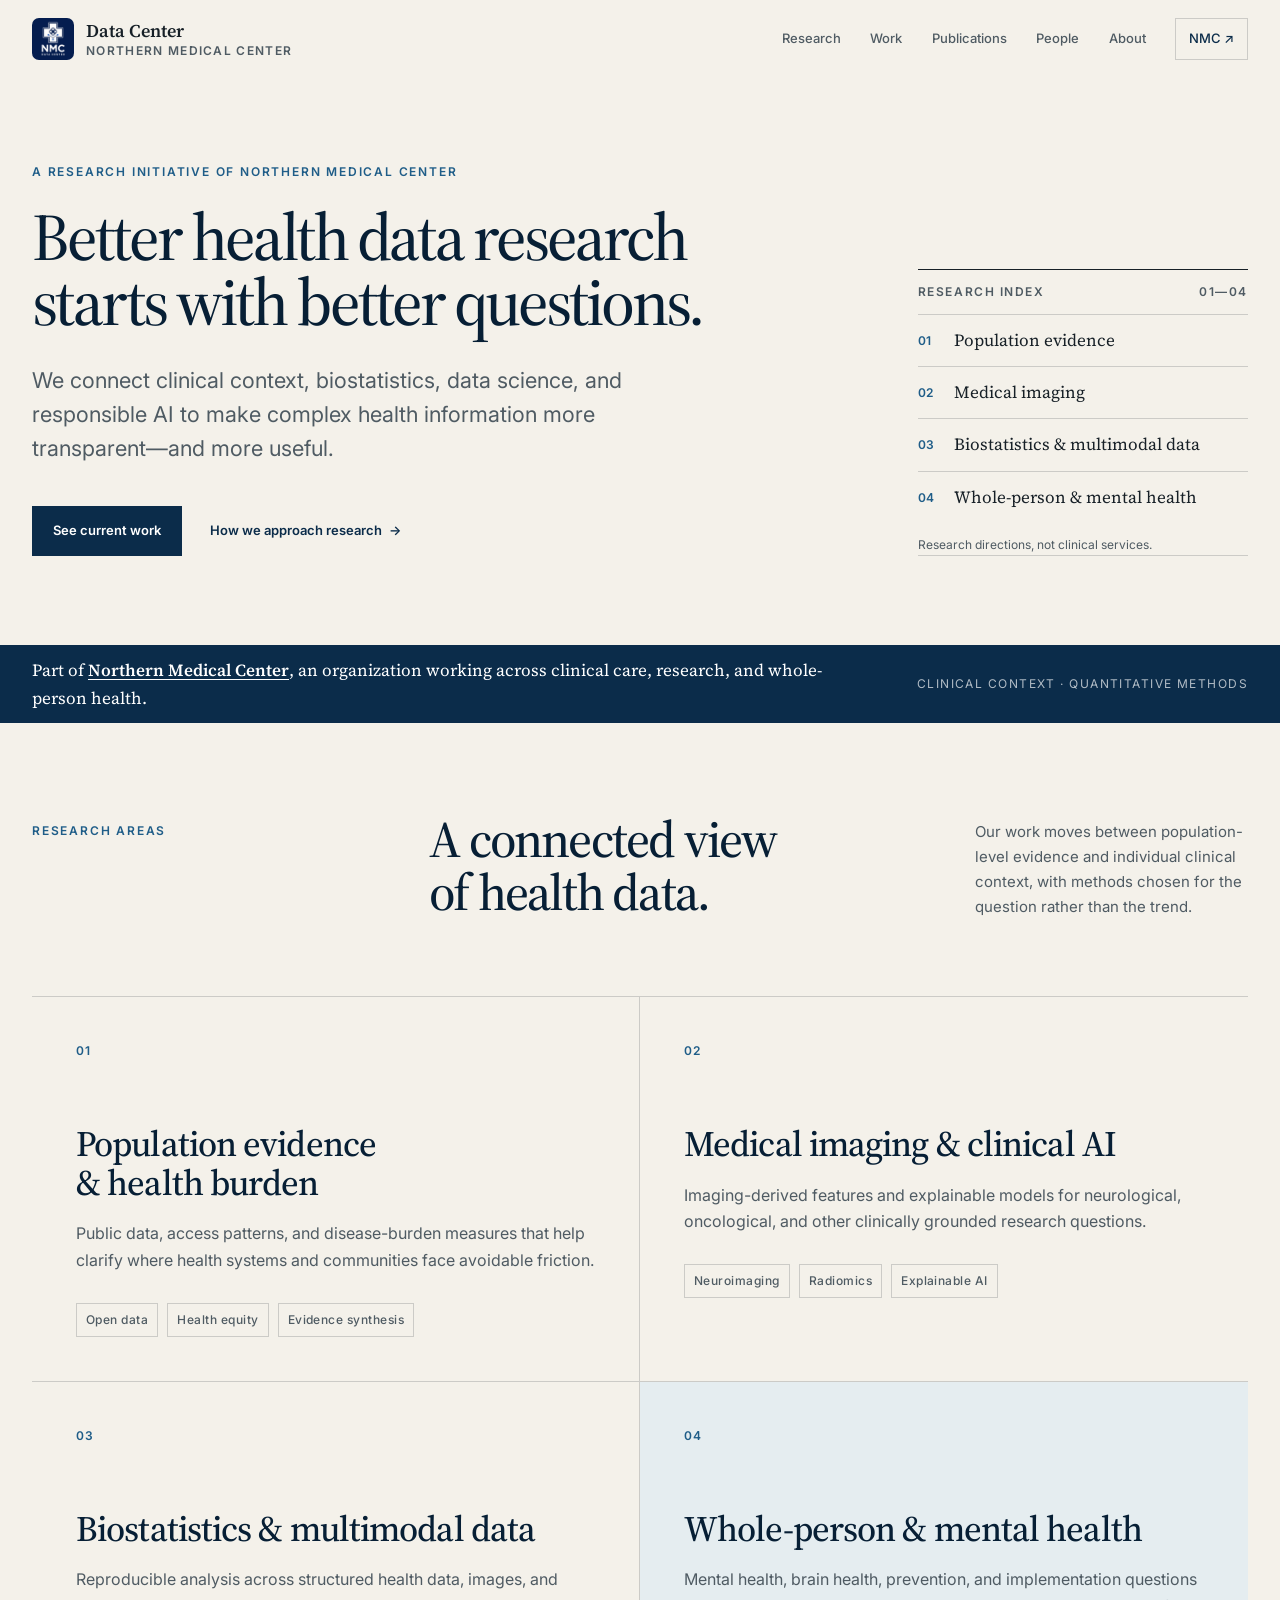
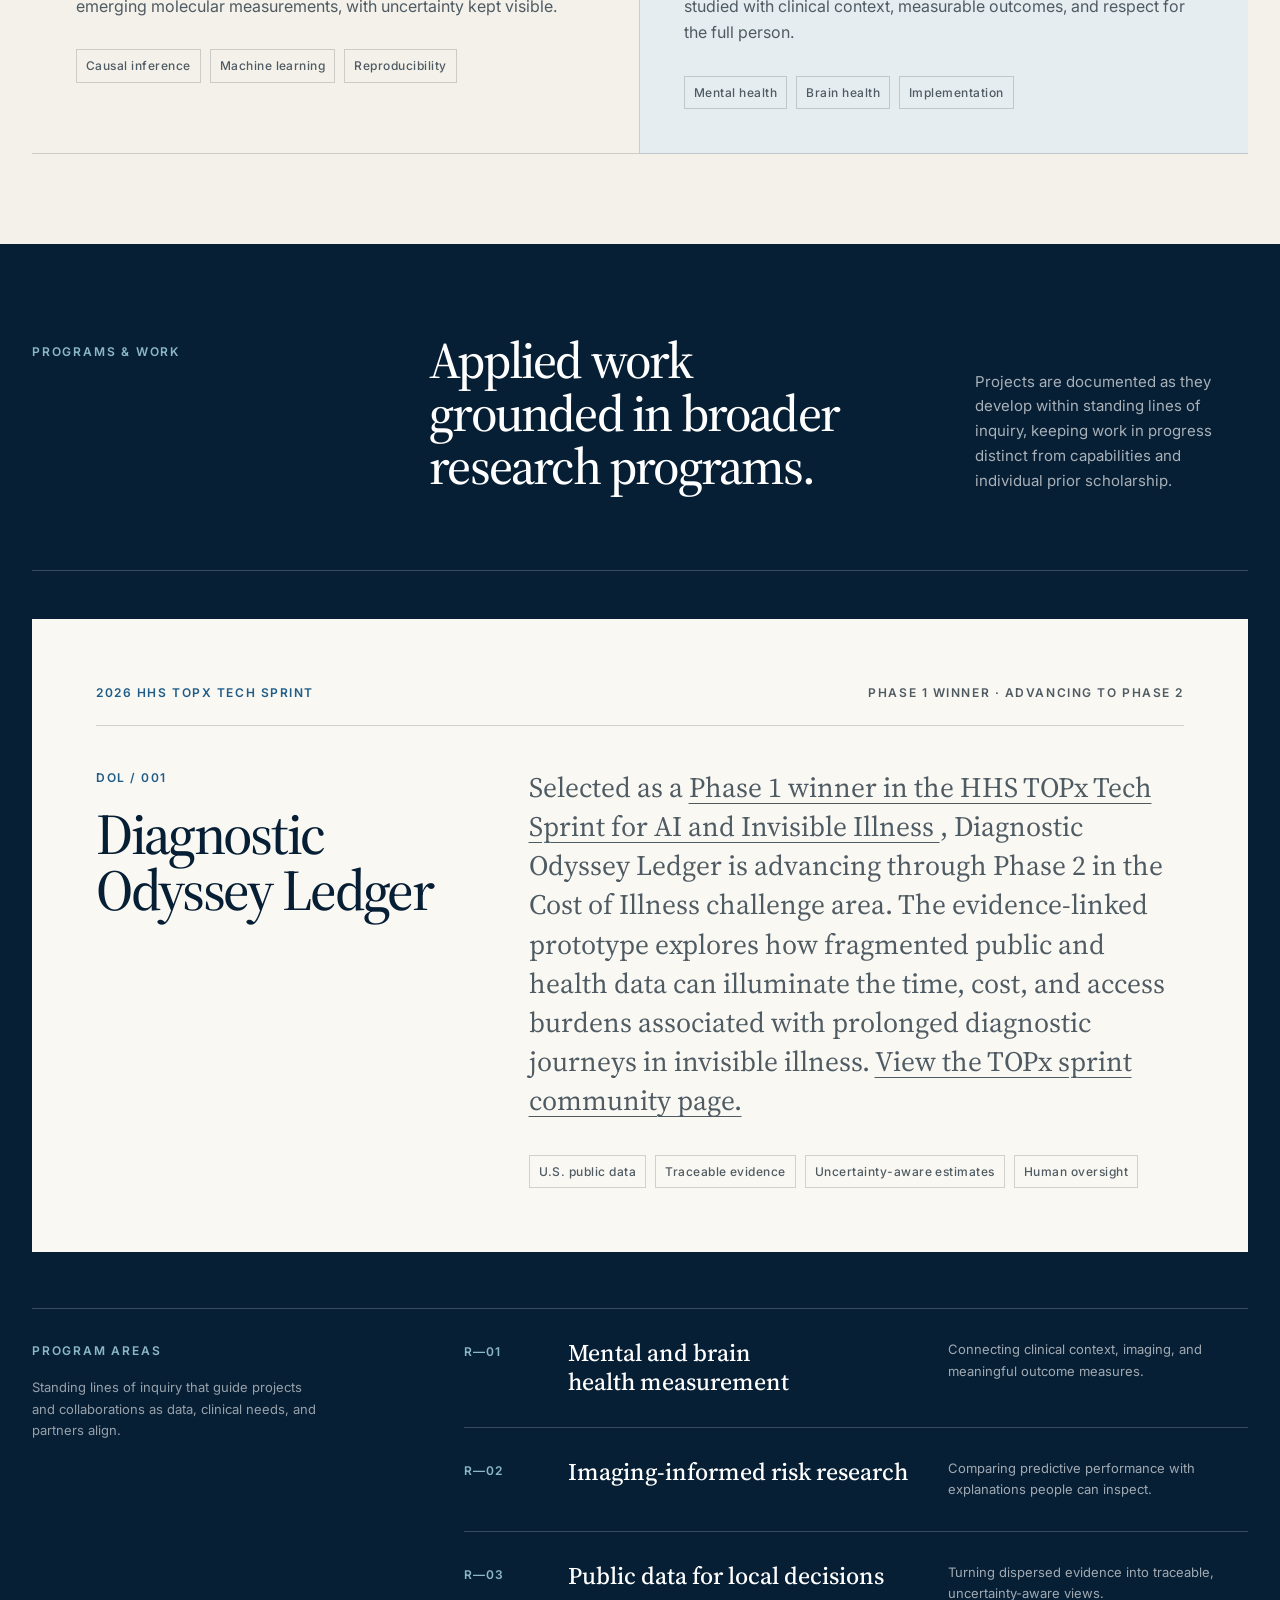
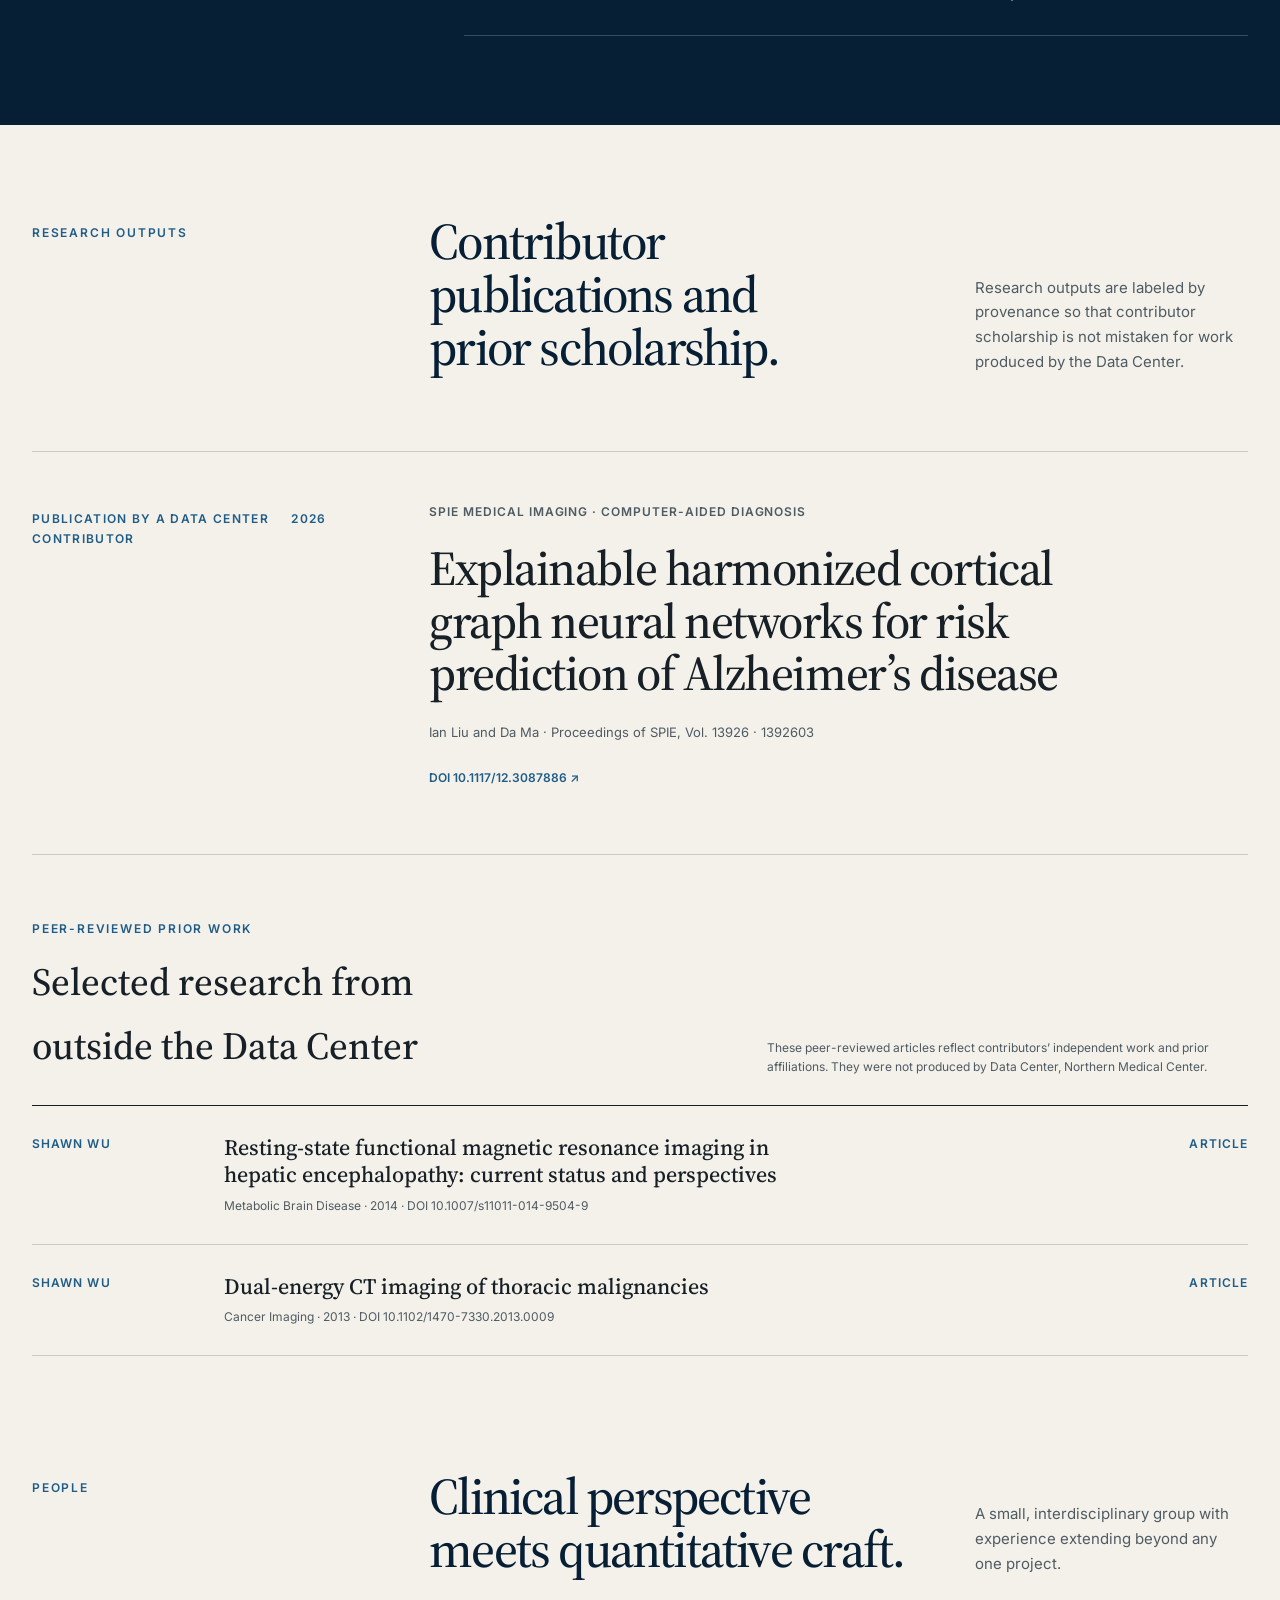
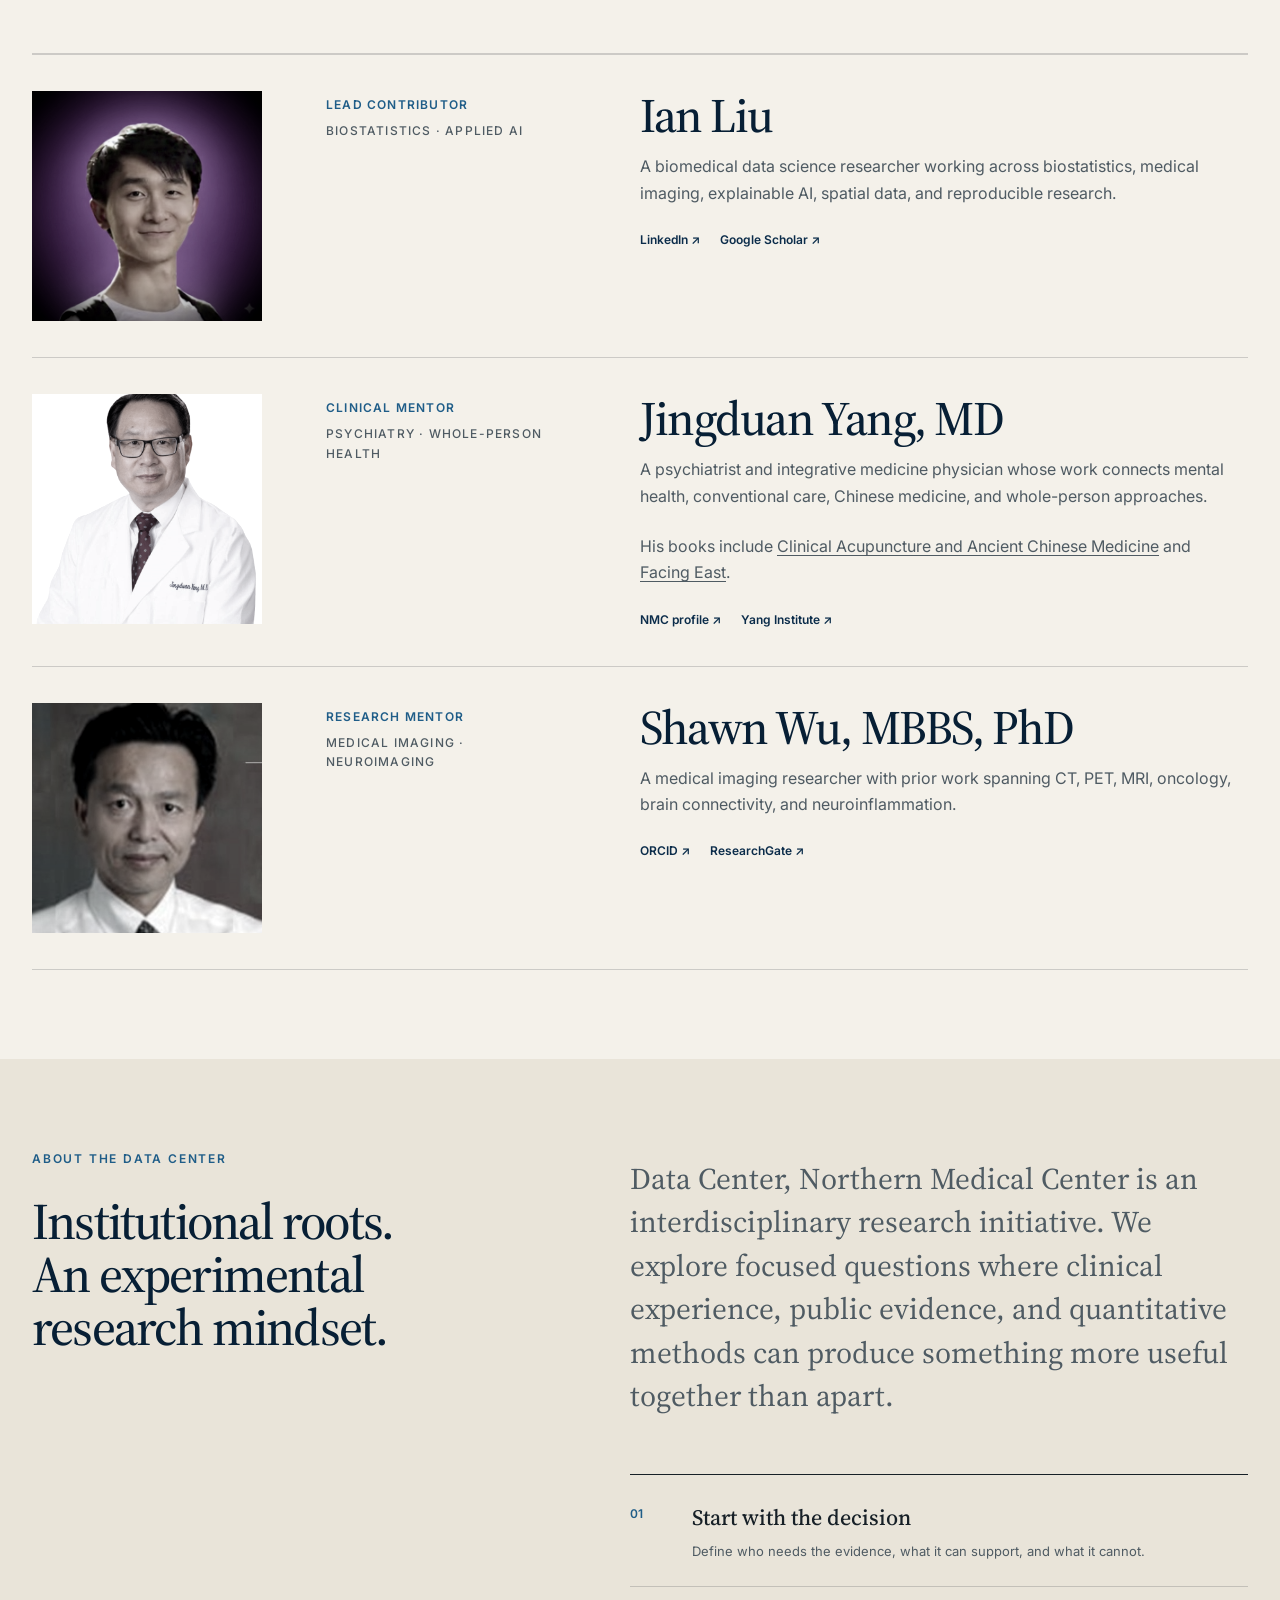
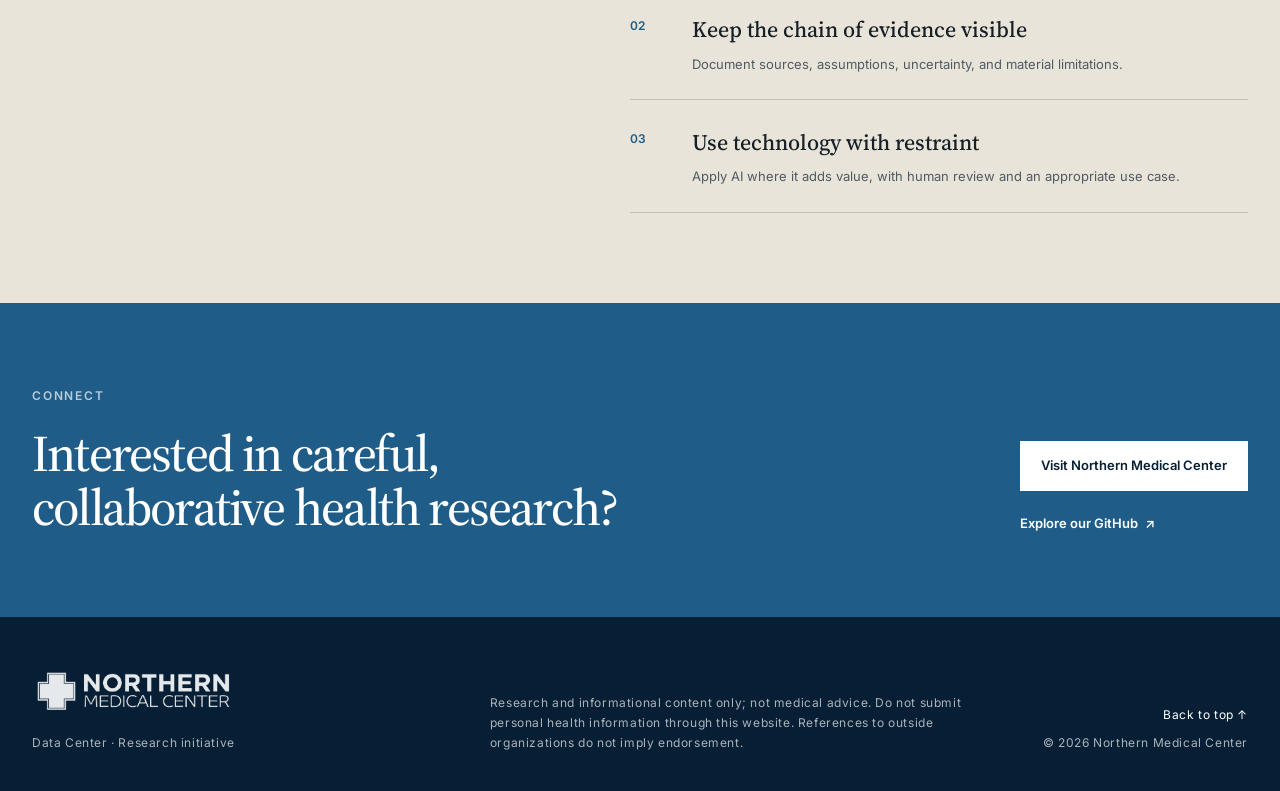
<file: index.html>
<!DOCTYPE html>
<html lang="en">
  <head>
    <meta charset="utf-8">
    <meta name="viewport" content="width=device-width, initial-scale=1">
    <meta
      name="description"
      content="Northern Medical Center's Data Center advances health data research across biostatistics, medical imaging, clinical AI, mental health, and population evidence."
    >
    <meta name="google-site-verification" content="czVfvtwP6A_3j6uPvu6HMptwQSUW8ibi6cMNmSZ-YTg">
    <meta name="robots" content="index, follow, max-image-preview:large, max-snippet:-1, max-video-preview:-1">
    <meta name="theme-color" content="#f4f1ea">
    <link rel="canonical" href="https://datacenter-nmc.github.io/">
    <meta property="og:type" content="website">
    <meta property="og:locale" content="en_US">
    <meta property="og:site_name" content="Data Center, Northern Medical Center">
    <meta property="og:url" content="https://datacenter-nmc.github.io/">
    <meta property="og:title" content="Health Data Research &amp; Clinical AI | Northern Medical Center">
    <meta
      property="og:description"
      content="Health data research connecting clinical context, biostatistics, medical imaging, population evidence, and responsible AI."
    >
    <meta property="og:image" content="https://datacenter-nmc.github.io/assets/nmc-data-center-logo.png">
    <meta property="og:image:secure_url" content="https://datacenter-nmc.github.io/assets/nmc-data-center-logo.png">
    <meta property="og:image:type" content="image/png">
    <meta property="og:image:width" content="720">
    <meta property="og:image:height" content="720">
    <meta property="og:image:alt" content="Data Center at Northern Medical Center logo">
    <meta name="twitter:card" content="summary">
    <meta name="twitter:title" content="Health Data Research &amp; Clinical AI | Northern Medical Center">
    <meta
      name="twitter:description"
      content="Health data research connecting clinical context, biostatistics, medical imaging, population evidence, and responsible AI."
    >
    <meta name="twitter:image" content="https://datacenter-nmc.github.io/assets/nmc-data-center-logo.png">
    <meta name="twitter:image:alt" content="Data Center at Northern Medical Center logo">
    <title>Health Data Research &amp; Clinical AI | Northern Medical Center</title>
    <link rel="icon" href="/assets/nmc-data-center-logo.png" type="image/png" sizes="720x720">
    <link rel="apple-touch-icon" href="/assets/nmc-data-center-logo.png">
    <link rel="preconnect" href="https://fonts.googleapis.com">
    <link rel="preconnect" href="https://fonts.gstatic.com" crossorigin>
    <link
      href="https://fonts.googleapis.com/css2?family=Inter:wght@400;500;600&amp;family=Source+Serif+4:opsz,wght@8..60,400;8..60,500;8..60,600&amp;display=swap"
      rel="stylesheet"
    >
    <link rel="stylesheet" href="styles.css?v=20260806">
    <script src="script.js?v=20260806" defer></script>
    <script type="application/ld+json">
      {
        "@context": "https://schema.org",
        "@graph": [
          {
            "@type": ["Organization", "ResearchOrganization"],
            "@id": "https://datacenter-nmc.github.io/#organization",
            "name": "Data Center, Northern Medical Center",
            "alternateName": "NMC Data Center",
            "url": "https://datacenter-nmc.github.io/",
            "description": "An interdisciplinary health data research initiative connecting clinical context, biostatistics, medical imaging, population evidence, and responsible artificial intelligence.",
            "logo": {
              "@type": "ImageObject",
              "@id": "https://datacenter-nmc.github.io/#logo",
              "url": "https://datacenter-nmc.github.io/assets/nmc-data-center-logo.png",
              "contentUrl": "https://datacenter-nmc.github.io/assets/nmc-data-center-logo.png",
              "width": 720,
              "height": 720,
              "caption": "Data Center at Northern Medical Center logo"
            },
            "image": { "@id": "https://datacenter-nmc.github.io/#logo" },
            "parentOrganization": {
              "@type": "MedicalOrganization",
              "@id": "https://www.northernmedical.org/#organization",
              "name": "Northern Medical Center",
              "url": "https://www.northernmedical.org/"
            },
            "knowsAbout": [
              "Biostatistics",
              "Clinical artificial intelligence",
              "Medical imaging",
              "Mental health research",
              "Multimodal health data",
              "Population health evidence",
              "Reproducible research"
            ],
            "member": [
              { "@id": "https://datacenter-nmc.github.io/#ian-liu" },
              { "@id": "https://datacenter-nmc.github.io/#jingduan-yang" },
              { "@id": "https://datacenter-nmc.github.io/#shawn-wu" }
            ],
            "sameAs": ["https://github.com/DataCenter-NMC"]
          },
          {
            "@type": "WebSite",
            "@id": "https://datacenter-nmc.github.io/#website",
            "url": "https://datacenter-nmc.github.io/",
            "name": "Data Center, Northern Medical Center",
            "alternateName": "NMC Data Center",
            "description": "Health data research from Northern Medical Center's Data Center.",
            "inLanguage": "en-US",
            "publisher": { "@id": "https://datacenter-nmc.github.io/#organization" }
          },
          {
            "@type": "WebPage",
            "@id": "https://datacenter-nmc.github.io/#webpage",
            "url": "https://datacenter-nmc.github.io/",
            "name": "Health Data Research & Clinical AI | Northern Medical Center",
            "description": "Northern Medical Center's Data Center advances health data research across biostatistics, medical imaging, clinical AI, mental health, and population evidence.",
            "isPartOf": { "@id": "https://datacenter-nmc.github.io/#website" },
            "about": { "@id": "https://datacenter-nmc.github.io/#organization" },
            "primaryImageOfPage": { "@id": "https://datacenter-nmc.github.io/#logo" },
            "dateModified": "2026-08-14",
            "inLanguage": "en-US",
            "mentions": { "@id": "https://doi.org/10.1117/12.3087886" }
          },
          {
            "@type": "Person",
            "@id": "https://datacenter-nmc.github.io/#ian-liu",
            "name": "Ian Liu",
            "url": "https://datacenter-nmc.github.io/#ian-liu",
            "image": "https://datacenter-nmc.github.io/assets/ian-liu.jpg",
            "jobTitle": "Lead contributor",
            "description": "Biomedical data science researcher working across biostatistics, medical imaging, explainable AI, spatial data, and reproducible research.",
            "affiliation": { "@id": "https://datacenter-nmc.github.io/#organization" },
            "sameAs": [
              "https://www.linkedin.com/in/iantheliu/",
              "https://scholar.google.com/citations?hl=en&tzom=240&user=FOOA3twAAAAJ&inst=7213243471243491304"
            ]
          },
          {
            "@type": "Person",
            "@id": "https://datacenter-nmc.github.io/#jingduan-yang",
            "name": "Jingduan Yang",
            "honorificSuffix": "MD",
            "url": "https://datacenter-nmc.github.io/#jingduan-yang",
            "image": "https://datacenter-nmc.github.io/assets/jingduan-yang.png",
            "jobTitle": "Clinical mentor",
            "description": "Psychiatrist and integrative medicine physician working across mental health, conventional care, Chinese medicine, and whole-person approaches.",
            "affiliation": { "@id": "https://datacenter-nmc.github.io/#organization" },
            "sameAs": [
              "https://www.northernmedical.org/jingduan-yang-m-d/",
              "https://yanginstitute.com/jingduan-yang-md/"
            ]
          },
          {
            "@type": "Person",
            "@id": "https://datacenter-nmc.github.io/#shawn-wu",
            "name": "Shawn Wu",
            "honorificSuffix": "MBBS, PhD",
            "url": "https://datacenter-nmc.github.io/#shawn-wu",
            "image": "https://datacenter-nmc.github.io/assets/shawn-wu.jpg",
            "jobTitle": "Research mentor",
            "description": "Medical imaging researcher with work spanning CT, PET, MRI, oncology, brain connectivity, and neuroinflammation.",
            "affiliation": { "@id": "https://datacenter-nmc.github.io/#organization" },
            "sameAs": [
              "https://orcid.org/0000-0003-3432-9819",
              "https://www.researchgate.net/profile/Shawn-Wu-6"
            ]
          },
          {
            "@type": "ScholarlyArticle",
            "@id": "https://doi.org/10.1117/12.3087886",
            "url": "https://doi.org/10.1117/12.3087886",
            "headline": "Explainable harmonized cortical graph neural networks for risk prediction of Alzheimer's disease",
            "datePublished": "2026-04-02",
            "author": [
              { "@id": "https://datacenter-nmc.github.io/#ian-liu" },
              { "@type": "Person", "name": "Da Ma" }
            ],
            "publisher": { "@type": "Organization", "name": "SPIE" },
            "isPartOf": {
              "@type": "PublicationVolume",
              "name": "Medical Imaging 2026: Computer-Aided Diagnosis",
              "volumeNumber": "13926"
            },
            "identifier": "https://doi.org/10.1117/12.3087886",
            "sameAs": "https://www.spiedigitallibrary.org/conference-proceedings-of-spie/13926/1392603/Explainable-harmonized-cortical-graph-neural-networks-for-risk-prediction-of/10.1117/12.3087886.full"
          }
        ]
      }
    </script>
  </head>
  <body>
    <a class="skip-link" href="#main-content">Skip to content</a>

    <header class="site-header" data-header>
      <div class="header-inner">
        <a class="brand" href="/" aria-label="Data Center, Northern Medical Center home">
          <img src="assets/nmc-data-center-logo.png" alt="" width="52" height="52" decoding="async">
          <span class="brand-name">
            <strong>Data Center</strong>
            <span>Northern Medical Center</span>
          </span>
        </a>

        <button class="nav-toggle" type="button" aria-expanded="false" aria-controls="site-nav">
          <span class="sr-only">Open navigation</span>
          <span></span><span></span>
        </button>

        <nav id="site-nav" class="site-nav" aria-label="Primary navigation">
          <a href="#research">Research</a>
          <a href="#work">Work</a>
          <a href="#publications">Publications</a>
          <a href="#people">People</a>
          <a href="#about">About</a>
          <a class="nav-external" href="https://www.northernmedical.org/">
            NMC <span aria-hidden="true">↗</span>
          </a>
        </nav>
      </div>
      <span class="scroll-progress" data-scroll-progress aria-hidden="true"></span>
    </header>

    <main id="main-content">
      <section class="hero" id="top">
        <div class="shell hero-grid">
          <div class="hero-copy reveal">
            <p class="eyebrow">A research initiative of Northern Medical Center</p>
            <h1>Better health data research starts with better questions.</h1>
            <p class="hero-lead">
              We connect clinical context, biostatistics, data science, and responsible AI to make
              complex health information more transparent—and more useful.
            </p>
            <div class="hero-actions">
              <a class="button button-primary" href="#work">See current work</a>
              <a class="text-link" href="#about">How we approach research <span aria-hidden="true">→</span></a>
            </div>
          </div>

          <aside class="hero-index reveal" aria-label="Research focus summary">
            <div class="hero-index-heading">
              <span>Research index</span>
              <span>01—04</span>
            </div>
            <ol>
              <li><a href="#population"><span>01</span> Population evidence</a></li>
              <li><a href="#imaging"><span>02</span> Medical imaging</a></li>
              <li><a href="#methods"><span>03</span> Biostatistics &amp; multimodal data</a></li>
              <li><a href="#whole-person"><span>04</span> Whole-person &amp; mental health</a></li>
            </ol>
            <p>Research directions, not clinical services.</p>
          </aside>
        </div>
      </section>

      <section class="affiliation-strip" aria-label="Institutional affiliation">
        <div class="shell affiliation-inner">
          <p>
            Part of <a href="https://www.northernmedical.org/">Northern Medical Center</a>, an
            organization working across clinical care, research, and whole-person health.
          </p>
          <span>Clinical context · Quantitative methods</span>
        </div>
      </section>

      <section class="section research" id="research">
        <div class="shell">
          <div class="section-head reveal">
            <p class="section-label">Research areas</p>
            <div>
              <h2>A connected view of health data.</h2>
              <p>
                Our work moves between population-level evidence and individual clinical context,
                with methods chosen for the question rather than the trend.
              </p>
            </div>
          </div>

          <div class="research-grid">
            <article class="research-card reveal" id="population">
              <span class="card-number">01</span>
              <h3>Population evidence &amp; health burden</h3>
              <p>
                Public data, access patterns, and disease-burden measures that help clarify where
                health systems and communities face avoidable friction.
              </p>
              <ul aria-label="Methods">
                <li>Open data</li>
                <li>Health equity</li>
                <li>Evidence synthesis</li>
              </ul>
            </article>

            <article class="research-card reveal" id="imaging">
              <span class="card-number">02</span>
              <h3>Medical imaging &amp; clinical AI</h3>
              <p>
                Imaging-derived features and explainable models for neurological, oncological,
                and other clinically grounded research questions.
              </p>
              <ul aria-label="Methods">
                <li>Neuroimaging</li>
                <li>Radiomics</li>
                <li>Explainable AI</li>
              </ul>
            </article>

            <article class="research-card reveal" id="methods">
              <span class="card-number">03</span>
              <h3>Biostatistics &amp; multimodal data</h3>
              <p>
                Reproducible analysis across structured health data, images, and emerging molecular
                measurements, with uncertainty kept visible.
              </p>
              <ul aria-label="Methods">
                <li>Causal inference</li>
                <li>Machine learning</li>
                <li>Reproducibility</li>
              </ul>
            </article>

            <article class="research-card research-card-accent reveal" id="whole-person">
              <span class="card-number">04</span>
              <h3>Whole-person &amp; mental health</h3>
              <p>
                Mental health, brain health, prevention, and implementation questions studied with
                clinical context, measurable outcomes, and respect for the full person.
              </p>
              <ul aria-label="Methods">
                <li>Mental health</li>
                <li>Brain health</li>
                <li>Implementation</li>
              </ul>
            </article>
          </div>
        </div>
      </section>

      <section class="section portfolio" id="work">
        <div class="shell">
          <div class="section-head section-head-light reveal">
            <p class="section-label">Programs &amp; work</p>
            <div>
              <h2>Applied work grounded in broader research programs.</h2>
              <p>
                Projects are documented as they develop within standing lines of inquiry, keeping
                work in progress distinct from capabilities and individual prior scholarship.
              </p>
            </div>
          </div>

          <article class="featured-project reveal">
            <div class="project-meta">
              <p>2026 HHS TOPx Tech Sprint</p>
              <span>Phase 1 Winner · Advancing to Phase 2</span>
            </div>
            <div class="project-title">
              <p class="project-code">DOL / 001</p>
              <h3>Diagnostic Odyssey Ledger</h3>
            </div>
            <div class="project-summary">
              <p>
                Selected as a
                <a href="https://www.nih.gov/challenges/topx-hhs-tech-sprint-ai-invisible-illness">
                  Phase 1 winner in the HHS TOPx Tech Sprint for AI and Invisible Illness
                </a>,
                Diagnostic Odyssey Ledger is advancing through Phase 2 in the Cost of Illness challenge
                area. The evidence-linked prototype explores how fragmented public and health data can
                illuminate the time, cost, and access burdens associated with prolonged diagnostic
                journeys in invisible illness.
                <a href="https://invisibleillness.crowdicity.com/hubbub/communitypage/23500">
                  View the TOPx sprint community page.
                </a>
              </p>
              <!-- <p>
                Selected as a Phase 1 winner in the HHS TOPx Tech Sprint for AI and Invisible Illness,
                Diagnostic Odyssey Ledger is advancing through Phase 2 in the Cost of Illness challenge
                area. The evidence-linked prototype explores how fragmented public and health data can
                illuminate the time, cost, and access burdens associated with prolonged diagnostic
                journeys in invisible illness.
              </p> -->
              <ul class="project-specs" aria-label="Project approach">
                <li>U.S. public data</li>
                <li>Traceable evidence</li>
                <li>Uncertainty-aware estimates</li>
                <li>Human oversight</li>
              </ul>
            </div>
          </article>

          <div class="directions">
            <div class="directions-intro reveal">
              <p class="section-label">Program areas</p>
              <p>
                Standing lines of inquiry that guide projects and collaborations as data, clinical
                needs, and partners align.
              </p>
            </div>
            <div class="direction-list">
              <article class="direction reveal">
                <span>R—01</span>
                <h3>Mental and brain health measurement</h3>
                <p>Connecting clinical context, imaging, and meaningful outcome measures.</p>
              </article>
              <article class="direction reveal">
                <span>R—02</span>
                <h3>Imaging-informed risk research</h3>
                <p>Comparing predictive performance with explanations people can inspect.</p>
              </article>
              <article class="direction reveal">
                <span>R—03</span>
                <h3>Public data for local decisions</h3>
                <p>Turning dispersed evidence into traceable, uncertainty-aware views.</p>
              </article>
            </div>
          </div>
        </div>
      </section>

      <section class="section publications" id="publications">
        <div class="shell">
          <div class="section-head reveal">
            <p class="section-label">Research outputs</p>
            <div>
              <h2>Contributor publications and prior scholarship.</h2>
              <p>
                Research outputs are labeled by provenance so that contributor scholarship is not
                mistaken for work produced by the Data Center.
              </p>
            </div>
          </div>

          <article class="publication-feature reveal">
            <div class="publication-label">
              <span>Publication by a Data Center contributor</span>
              <time datetime="2026-04-02">2026</time>
            </div>
            <div class="publication-body">
              <p>SPIE Medical Imaging · Computer-Aided Diagnosis</p>
              <h3>
                <a href="https://www.spiedigitallibrary.org/conference-proceedings-of-spie/13926/1392603/Explainable-harmonized-cortical-graph-neural-networks-for-risk-prediction-of/10.1117/12.3087886.full">
                  Explainable harmonized cortical graph neural networks for risk prediction of
                  Alzheimer’s disease
                </a>
              </h3>
              <p class="authors">Ian Liu and Da Ma · Proceedings of SPIE, Vol. 13926 · 1392603</p>
              <a class="publication-link" href="https://doi.org/10.1117/12.3087886">
                DOI 10.1117/12.3087886 <span aria-hidden="true">↗</span>
              </a>
            </div>
          </article>

          <div class="prior-work reveal">
            <div class="prior-work-head">
              <div>
                <p class="section-label">Peer-reviewed prior work</p>
                <h3>Selected research from outside the Data Center</h3>
              </div>
              <p>
                These peer-reviewed articles reflect contributors’ independent work and prior
                affiliations. They were not produced by Data Center, Northern Medical Center.
              </p>
            </div>

            <div class="work-list">
              <article class="work-row">
                <div class="work-person">Shawn Wu</div>
                <div>
                  <h4>
                    <a href="https://doi.org/10.1007/s11011-014-9504-9">
                      Resting-state functional magnetic resonance imaging in hepatic encephalopathy:
                      current status and perspectives
                    </a>
                  </h4>
                  <p>Metabolic Brain Disease · 2014 · DOI 10.1007/s11011-014-9504-9</p>
                </div>
                <span>Article</span>
              </article>
              <article class="work-row">
                <div class="work-person">Shawn Wu</div>
                <div>
                  <h4>
                    <a href="https://doi.org/10.1102/1470-7330.2013.0009">
                      Dual-energy CT imaging of thoracic malignancies
                    </a>
                  </h4>
                  <p>Cancer Imaging · 2013 · DOI 10.1102/1470-7330.2013.0009</p>
                </div>
                <span>Article</span>
              </article>
            </div>
          </div>
        </div>
      </section>

      <section class="section people" id="people">
        <div class="shell">
          <div class="section-head reveal">
            <p class="section-label">People</p>
            <div>
              <h2>Clinical perspective meets quantitative craft.</h2>
              <p>A small, interdisciplinary group with experience extending beyond any one project.</p>
            </div>
          </div>

          <div class="people-list">
            <article class="person reveal" id="ian-liu">
              <div class="person-photo">
                <img
                  src="assets/ian-liu.jpg"
                  alt="Ian Liu"
                  width="1024"
                  height="1024"
                  loading="lazy"
                  decoding="async"
                >
              </div>
              <div class="person-role">
                <span>Lead contributor</span>
                <span>Biostatistics · Applied AI</span>
              </div>
              <div class="person-bio">
                <h3>Ian Liu</h3>
                <p>
                  A biomedical data science researcher working across biostatistics, medical
                  imaging, explainable AI, spatial data, and reproducible research.
                </p>
                <div class="person-links">
                  <a href="https://www.linkedin.com/in/iantheliu/">LinkedIn <span aria-hidden="true">↗</span></a>
                  <a href="https://scholar.google.com/citations?hl=en&tzom=240&user=FOOA3twAAAAJ&inst=7213243471243491304">Google Scholar <span aria-hidden="true">↗</span></a>
                  <!-- Personal website link intentionally hidden:
                  <a href="https://ianyliu.github.io/">Website <span aria-hidden="true">↗</span></a>
                  -->
                </div>
              </div>
            </article>

            <article class="person reveal" id="jingduan-yang">
              <div class="person-photo person-photo-tall">
                <img
                  src="assets/jingduan-yang.png"
                  alt="Jingduan Yang, MD"
                  width="718"
                  height="947"
                  loading="lazy"
                  decoding="async"
                >
              </div>
              <div class="person-role">
                <span>Clinical mentor</span>
                <span>Psychiatry · Whole-person health</span>
              </div>
              <div class="person-bio">
                <h3>Jingduan Yang, MD</h3>
                <p>
                  A psychiatrist and integrative medicine physician whose work connects mental
                  health, conventional care, Chinese medicine, and whole-person approaches.
                </p>
                <p>
                  His books include
                  <a href="https://books.google.com/books/about/Clinical_Acupuncture_and_Ancient_Chinese.html?id=5XMzDwAAQBAJ">Clinical Acupuncture and Ancient Chinese Medicine</a>
                  and
                  <a href="https://yanginstitute.com/dr-yangs-book-facing-east/">Facing East</a>.
                </p>
                <div class="person-links">
                  <a href="https://www.northernmedical.org/jingduan-yang-m-d/">NMC profile <span aria-hidden="true">↗</span></a>
                  <a href="https://yanginstitute.com/jingduan-yang-md/">Yang Institute <span aria-hidden="true">↗</span></a>
                </div>
              </div>
            </article>

            <article class="person reveal" id="shawn-wu">
              <div class="person-photo">
                <img
                  src="assets/shawn-wu.jpg"
                  alt="Shawn Wu"
                  width="512"
                  height="512"
                  loading="lazy"
                  decoding="async"
                >
              </div>
              <div class="person-role">
                <span>Research mentor</span>
                <span>Medical imaging · Neuroimaging</span>
              </div>
              <div class="person-bio">
                <h3>Shawn Wu, MBBS, PhD</h3>
                <p>
                  A medical imaging researcher with prior work spanning CT, PET, MRI, oncology,
                  brain connectivity, and neuroinflammation.
                </p>
                <div class="person-links">
                  <a href="https://orcid.org/0000-0003-3432-9819">ORCID <span aria-hidden="true">↗</span></a>
                  <a href="https://www.researchgate.net/profile/Shawn-Wu-6">ResearchGate <span aria-hidden="true">↗</span></a>
                </div>
              </div>
            </article>
          </div>
        </div>
      </section>

      <section class="section approach" id="about">
        <div class="shell approach-grid">
          <div class="approach-heading reveal">
            <p class="section-label">About the Data Center</p>
            <h2>Institutional roots. An experimental research mindset.</h2>
          </div>
          <div class="approach-copy reveal">
            <p class="approach-lead">
              Data Center, Northern Medical Center is an interdisciplinary research initiative.
              We explore focused questions where clinical experience, public evidence, and
              quantitative methods can produce something more useful together than apart.
            </p>
            <div class="principles-list">
              <article>
                <span>01</span>
                <div>
                  <h3>Start with the decision</h3>
                  <p>Define who needs the evidence, what it can support, and what it cannot.</p>
                </div>
              </article>
              <article>
                <span>02</span>
                <div>
                  <h3>Keep the chain of evidence visible</h3>
                  <p>Document sources, assumptions, uncertainty, and material limitations.</p>
                </div>
              </article>
              <article>
                <span>03</span>
                <div>
                  <h3>Use technology with restraint</h3>
                  <p>Apply AI where it adds value, with human review and an appropriate use case.</p>
                </div>
              </article>
            </div>
          </div>
        </div>
      </section>

      <section class="contact-band">
        <div class="shell contact-inner">
          <div class="reveal">
            <p class="section-label">Connect</p>
            <h2>Interested in careful, collaborative health research?</h2>
          </div>
          <div class="contact-actions reveal">
            <a class="button button-light" href="https://www.northernmedical.org/">Visit Northern Medical Center</a>
            <a class="text-link text-link-light" href="https://github.com/DataCenter-NMC">
              Explore our GitHub <span aria-hidden="true">↗</span>
            </a>
          </div>
        </div>
      </section>
    </main>

    <footer class="site-footer">
      <div class="shell footer-grid">
        <div class="footer-identity">
          <img
            src="assets/nmc-logo.webp"
            alt="Northern Medical Center"
            width="600"
            height="157"
            loading="lazy"
            decoding="async"
          >
          <p>Data Center · Research initiative</p>
        </div>
        <p class="footer-note">
          Research and informational content only; not medical advice. Do not submit personal
          health information through this website. References to outside organizations do not
          imply endorsement.
        </p>
        <div class="footer-meta">
          <a href="#top">Back to top ↑</a>
          <span>© <span data-year></span> Northern Medical Center</span>
        </div>
      </div>
    </footer>
  </body>
</html>
</file>
<file: styles.css>
:root {
  --paper: #f4f1ea;
  --paper-soft: #faf8f3;
  --paper-deep: #e9e4d9;
  --ink: #172027;
  --ink-soft: #4f5b63;
  --navy: #0b2c4a;
  --navy-deep: #071f35;
  --blue: #1f5d88;
  --teal: #3f7172;
  --line: rgba(23, 32, 39, 0.18);
  --line-light: rgba(255, 255, 255, 0.2);
  --white: #ffffff;
  --serif: "Source Serif 4", Georgia, serif;
  --sans: "Inter", -apple-system, BlinkMacSystemFont, "Segoe UI", sans-serif;
  --shell: min(1240px, calc(100vw - 64px));
  --header-height: 78px;
}

* {
  box-sizing: border-box;
}

html {
  scroll-behavior: smooth;
  scroll-padding-top: calc(var(--header-height) + 24px);
}

body {
  margin: 0;
  color: var(--ink);
  background: var(--paper);
  font-family: var(--sans);
  font-size: 16px;
  line-height: 1.65;
  -webkit-font-smoothing: antialiased;
}

body.nav-open {
  overflow: hidden;
}

img {
  display: block;
  max-width: 100%;
}

a {
  color: inherit;
  text-decoration-thickness: 1px;
  text-underline-offset: 0.2em;
}

button,
a {
  -webkit-tap-highlight-color: transparent;
}

button,
input,
textarea,
select {
  font: inherit;
}

h1,
h2,
h3,
h4,
p {
  margin-top: 0;
}

h1,
h2,
h3,
h4 {
  text-wrap: balance;
}

p {
  text-wrap: pretty;
}

.shell {
  width: var(--shell);
  margin-inline: auto;
}

.sr-only {
  position: absolute;
  width: 1px;
  height: 1px;
  padding: 0;
  margin: -1px;
  overflow: hidden;
  clip: rect(0, 0, 0, 0);
  white-space: nowrap;
  border: 0;
}

.skip-link {
  position: fixed;
  z-index: 1000;
  top: 12px;
  left: 12px;
  padding: 10px 16px;
  color: var(--white);
  background: var(--navy);
  transform: translateY(-150%);
}

.skip-link:focus {
  transform: translateY(0);
}

:focus-visible {
  outline: 3px solid #2d789f;
  outline-offset: 4px;
}

.site-header {
  position: sticky;
  z-index: 100;
  top: 0;
  min-height: var(--header-height);
  border-bottom: 1px solid transparent;
  background: var(--paper);
  transition: border-color 180ms ease, box-shadow 180ms ease;
}

.site-header.is-scrolled {
  border-color: var(--line);
  box-shadow: 0 8px 28px rgba(13, 36, 52, 0.06);
}

.scroll-progress {
  position: absolute;
  right: 0;
  bottom: -1px;
  left: 0;
  height: 2px;
  overflow: hidden;
  pointer-events: none;
}

.scroll-progress::after {
  display: block;
  width: 100%;
  height: 100%;
  background: var(--blue);
  content: "";
  transform: scaleX(var(--scroll-progress, 0));
  transform-origin: left;
  transition: transform 80ms linear;
}

.header-inner {
  display: flex;
  width: var(--shell);
  min-height: var(--header-height);
  align-items: center;
  justify-content: space-between;
  margin-inline: auto;
  gap: 32px;
}

.brand {
  display: inline-flex;
  min-width: 230px;
  align-items: center;
  color: var(--ink);
  gap: 12px;
  text-decoration: none;
}

.brand img {
  width: 42px;
  height: 42px;
  border-radius: 7px;
}

.brand-name {
  display: flex;
  flex-direction: column;
  line-height: 1.2;
}

.brand-name strong {
  font-family: var(--serif);
  font-size: 18px;
  font-weight: 600;
}

.brand-name span {
  margin-top: 3px;
  color: var(--ink-soft);
  font-size: 12px;
  font-weight: 600;
  letter-spacing: 0.11em;
  text-transform: uppercase;
}

.site-nav {
  display: flex;
  align-items: center;
  gap: clamp(18px, 2.3vw, 32px);
}

.site-nav a {
  position: relative;
  color: var(--ink-soft);
  font-size: 13px;
  font-weight: 500;
  text-decoration: none;
}

.site-nav a:not(.nav-external)::after {
  position: absolute;
  right: 0;
  bottom: -8px;
  left: 0;
  height: 1px;
  background: var(--navy);
  content: "";
  transform: scaleX(0);
  transform-origin: right;
  transition: transform 180ms ease;
}

.site-nav a:hover,
.site-nav a:focus-visible,
.site-nav a.is-active {
  color: var(--ink);
}

.site-nav a:hover::after,
.site-nav a:focus-visible::after,
.site-nav a.is-active::after {
  transform: scaleX(1);
  transform-origin: left;
}

.site-nav .nav-external {
  padding: 9px 13px;
  border: 1px solid var(--line);
  color: var(--navy);
}

.nav-toggle {
  display: none;
  width: 42px;
  height: 42px;
  padding: 10px;
  border: 1px solid var(--line);
  color: var(--ink);
  background: transparent;
  cursor: pointer;
}

.nav-toggle > span:not(.sr-only) {
  display: block;
  width: 100%;
  height: 1px;
  margin: 6px 0;
  background: currentColor;
  transition: transform 180ms ease;
}

.hero {
  padding: clamp(64px, 6.5vw, 92px) 0 clamp(72px, 7vw, 100px);
}

.hero-grid {
  display: grid;
  grid-template-columns: minmax(0, 1.4fr) minmax(310px, 0.6fr);
  align-items: end;
  gap: clamp(64px, 9vw, 140px);
}

.eyebrow,
.section-label {
  margin-bottom: 22px;
  color: var(--blue);
  font-size: 12px;
  font-weight: 600;
  letter-spacing: 0.15em;
  text-transform: uppercase;
}

.hero h1 {
  max-width: 900px;
  margin-bottom: 30px;
  color: var(--navy-deep);
  font-family: var(--serif);
  font-size: clamp(50px, 5.2vw, 72px);
  font-weight: 500;
  letter-spacing: -0.045em;
  line-height: 0.98;
}

.hero-lead {
  max-width: 680px;
  margin-bottom: 40px;
  color: var(--ink-soft);
  font-size: clamp(18px, 1.7vw, 22px);
  line-height: 1.55;
}

.hero-actions {
  display: flex;
  flex-wrap: wrap;
  align-items: center;
  gap: 28px;
}

.button {
  display: inline-flex;
  min-height: 50px;
  align-items: center;
  justify-content: center;
  padding: 12px 20px;
  border: 1px solid transparent;
  font-size: 13px;
  font-weight: 600;
  text-decoration: none;
  transition: color 180ms ease, background 180ms ease, border-color 180ms ease;
}

.button-primary {
  color: var(--white);
  background: var(--navy);
}

.button-primary:hover {
  background: var(--blue);
}

.text-link {
  color: var(--navy);
  font-size: 13px;
  font-weight: 600;
  text-decoration: none;
}

.text-link span {
  display: inline-block;
  margin-left: 4px;
  transition: transform 180ms ease;
}

.text-link:hover span {
  transform: translateX(4px);
}

.hero-index {
  border-top: 1px solid var(--ink);
  border-bottom: 1px solid var(--line);
}

.hero-index-heading {
  display: flex;
  justify-content: space-between;
  padding: 12px 0;
  color: var(--ink-soft);
  font-size: 12px;
  font-weight: 600;
  letter-spacing: 0.13em;
  text-transform: uppercase;
}

.hero-index ol {
  padding: 0;
  margin: 0;
  list-style: none;
}

.hero-index li {
  border-top: 1px solid var(--line);
}

.hero-index li a {
  display: grid;
  grid-template-columns: 36px 1fr;
  padding: 15px 0;
  color: var(--ink);
  font-family: var(--serif);
  font-size: 17px;
  line-height: 1.25;
  text-decoration: none;
}

.hero-index li a:hover {
  color: var(--blue);
}

.hero-index li span {
  padding-top: 3px;
  color: var(--blue);
  font-family: var(--sans);
  font-size: 12px;
  font-weight: 600;
}

.hero-index > p {
  padding: 12px 0 0;
  margin: 0;
  color: var(--ink-soft);
  font-size: 12px;
}

.affiliation-strip {
  color: var(--white);
  background: var(--navy);
}

.affiliation-inner {
  display: flex;
  min-height: 78px;
  align-items: center;
  justify-content: space-between;
  gap: 32px;
}

.affiliation-inner p {
  max-width: 820px;
  margin: 0;
  font-family: var(--serif);
  font-size: 17px;
}

.affiliation-inner a {
  font-weight: 600;
}

.affiliation-inner > span {
  color: rgba(255, 255, 255, 0.68);
  font-size: 12px;
  letter-spacing: 0.12em;
  text-transform: uppercase;
  white-space: nowrap;
}

.section {
  padding: clamp(72px, 7vw, 104px) 0;
}

.section-head {
  display: grid;
  grid-template-columns: minmax(160px, 0.36fr) minmax(0, 1fr);
  padding-bottom: clamp(54px, 6vw, 80px);
  border-bottom: 1px solid var(--line);
  gap: clamp(40px, 8vw, 120px);
}

.section-head .section-label {
  margin: 8px 0 0;
}

.section-head > div {
  display: grid;
  grid-template-columns: minmax(0, 1.15fr) minmax(260px, 0.65fr);
  align-items: end;
  gap: clamp(28px, 5vw, 72px);
}

.section-head h2,
.approach-heading h2,
.contact-band h2 {
  margin: 0;
  color: var(--navy-deep);
  font-family: var(--serif);
  font-size: clamp(36px, 4vw, 54px);
  font-weight: 500;
  letter-spacing: -0.035em;
  line-height: 1.04;
}

.section-head > div > p {
  margin: 0;
  color: var(--ink-soft);
  font-size: 15px;
}

.research-grid {
  display: grid;
  grid-template-columns: repeat(2, 1fr);
}

.research-card {
  min-height: 320px;
  padding: clamp(30px, 3.5vw, 44px);
  border-bottom: 1px solid var(--line);
}

.research-card:nth-child(odd) {
  border-right: 1px solid var(--line);
}

.research-card .card-number {
  display: block;
  margin-bottom: clamp(40px, 5vw, 64px);
  color: var(--blue);
  font-size: 12px;
  font-weight: 600;
  letter-spacing: 0.12em;
}

.research-card h3 {
  max-width: 520px;
  margin-bottom: 18px;
  color: var(--navy-deep);
  font-family: var(--serif);
  font-size: clamp(26px, 2.8vw, 38px);
  font-weight: 500;
  letter-spacing: -0.025em;
  line-height: 1.08;
}

.research-card > p {
  max-width: 520px;
  margin-bottom: 30px;
  color: var(--ink-soft);
}

.research-card ul,
.project-specs {
  display: flex;
  flex-wrap: wrap;
  padding: 0;
  margin: 0;
  gap: 9px;
  list-style: none;
}

.research-card li,
.project-specs span,
.project-specs li {
  padding: 6px 9px;
  border: 1px solid var(--line);
  color: var(--ink-soft);
  font-size: 12px;
  font-weight: 500;
  letter-spacing: 0.04em;
}

.research-card-accent {
  background: #e5edf0;
}

.portfolio {
  color: rgba(255, 255, 255, 0.82);
  background: var(--navy-deep);
}

.portfolio .section-head {
  border-color: var(--line-light);
}

.section-head-light .section-label {
  color: #8bb8c7;
}

.section-head-light h2 {
  color: var(--white);
}

.section-head-light > div > p {
  color: rgba(255, 255, 255, 0.65);
}

.featured-project {
  display: grid;
  grid-template-columns: 0.55fr 1fr;
  padding: clamp(34px, 5vw, 64px);
  margin-top: 48px;
  color: var(--ink);
  background: var(--paper-soft);
  gap: 42px 72px;
}

.project-meta {
  display: flex;
  grid-column: 1 / -1;
  justify-content: space-between;
  padding-bottom: 22px;
  border-bottom: 1px solid var(--line);
  gap: 20px;
}

.project-meta p,
.project-meta span,
.project-code {
  margin: 0;
  color: var(--blue);
  font-size: 12px;
  font-weight: 600;
  letter-spacing: 0.13em;
  text-transform: uppercase;
}

.project-meta span {
  color: var(--ink-soft);
}

.project-title h3 {
  max-width: 430px;
  margin: 18px 0 0;
  color: var(--navy-deep);
  font-family: var(--serif);
  font-size: clamp(40px, 4.5vw, 58px);
  font-weight: 500;
  letter-spacing: -0.04em;
  line-height: 0.98;
}

.project-summary > p {
  margin-bottom: 34px;
  color: var(--ink-soft);
  font-family: var(--serif);
  font-size: clamp(21px, 2.2vw, 28px);
  line-height: 1.4;
}

.directions {
  display: grid;
  grid-template-columns: 0.42fr 1fr;
  margin-top: 56px;
  border-top: 1px solid var(--line-light);
  gap: clamp(48px, 8vw, 120px);
}

.directions-intro {
  position: sticky;
  top: calc(var(--header-height) + 32px);
  align-self: start;
  padding-top: 32px;
}

.directions-intro .section-label {
  margin-bottom: 16px;
  color: #8bb8c7;
}

.directions-intro > p:last-child {
  color: rgba(255, 255, 255, 0.58);
  font-size: 13px;
}

.direction {
  display: grid;
  grid-template-columns: 76px 1fr 0.85fr;
  padding: 30px 0;
  border-bottom: 1px solid var(--line-light);
  gap: 28px;
}

.direction > span {
  padding-top: 3px;
  color: #8bb8c7;
  font-size: 12px;
  font-weight: 600;
  letter-spacing: 0.1em;
}

.direction h3 {
  margin: 0;
  color: var(--white);
  font-family: var(--serif);
  font-size: 24px;
  font-weight: 500;
  line-height: 1.2;
}

.direction p {
  margin: 0;
  color: rgba(255, 255, 255, 0.62);
  font-size: 13px;
}

.publication-feature {
  display: grid;
  grid-template-columns: minmax(160px, 0.36fr) minmax(0, 1fr);
  padding: 50px 0 64px;
  border-bottom: 1px solid var(--line);
  gap: clamp(40px, 8vw, 120px);
}

.publication-label {
  display: flex;
  height: fit-content;
  justify-content: space-between;
  padding-top: 7px;
  color: var(--blue);
  font-size: 12px;
  font-weight: 600;
  letter-spacing: 0.11em;
  text-transform: uppercase;
}

.publication-body > p:first-child {
  margin-bottom: 20px;
  color: var(--ink-soft);
  font-size: 12px;
  font-weight: 600;
  letter-spacing: 0.08em;
  text-transform: uppercase;
}

.publication-body h3 {
  max-width: 900px;
  margin-bottom: 22px;
  font-family: var(--serif);
  font-size: clamp(31px, 3.8vw, 50px);
  font-weight: 500;
  letter-spacing: -0.03em;
  line-height: 1.08;
}

.publication-body h3 a,
.work-row h4 a {
  text-decoration: none;
}

.publication-body h3 a:hover,
.work-row h4 a:hover {
  color: var(--blue);
}

.authors {
  margin-bottom: 20px;
  color: var(--ink-soft);
  font-size: 13px;
}

.publication-link {
  color: var(--blue);
  font-size: 12px;
  font-weight: 600;
  text-decoration: none;
}

.prior-work {
  margin-top: 64px;
}

.prior-work-head {
  display: grid;
  grid-template-columns: 1fr 0.7fr;
  align-items: end;
  padding-bottom: 28px;
  border-bottom: 1px solid var(--ink);
  gap: 48px;
}

.prior-work-head .section-label {
  margin-bottom: 12px;
}

.prior-work-head h3 {
  margin: 0;
  font-family: var(--serif);
  font-size: clamp(27px, 3vw, 40px);
  font-weight: 500;
}

.prior-work-head > p {
  margin: 0;
  color: var(--ink-soft);
  font-size: 12px;
}

.work-row {
  display: grid;
  grid-template-columns: 160px minmax(0, 1fr) 80px;
  padding: 28px 0;
  border-bottom: 1px solid var(--line);
  gap: 32px;
}

.work-person,
.work-row > span {
  color: var(--blue);
  font-size: 12px;
  font-weight: 600;
  letter-spacing: 0.09em;
  text-transform: uppercase;
}

.work-row > span {
  text-align: right;
}

.work-row h4 {
  max-width: 780px;
  margin-bottom: 8px;
  font-family: var(--serif);
  font-size: 22px;
  font-weight: 500;
  line-height: 1.22;
}

.work-row p {
  margin: 0;
  color: var(--ink-soft);
  font-size: 12px;
}

.people {
  padding-top: 24px;
}

.people-list {
  border-bottom: 1px solid var(--line);
}

.person {
  display: grid;
  grid-template-columns: 230px 250px minmax(0, 1fr);
  padding: 36px 0;
  border-top: 1px solid var(--line);
  gap: clamp(32px, 5vw, 72px);
}

.person-photo {
  width: 100%;
  aspect-ratio: 1;
  overflow: hidden;
  background: var(--paper-deep);
}

.person-photo img {
  width: 100%;
  height: 100%;
  object-fit: cover;
  filter: grayscale(0.65) saturate(0.7) contrast(1.03);
  transition: filter 250ms ease;
}

.person:hover .person-photo img {
  filter: grayscale(0.65) saturate(0.7) contrast(1.03);
}

.person-photo-tall img {
  object-position: center 18%;
}

.person-role {
  padding-top: 4px;
}

.person-role span {
  display: block;
  color: var(--blue);
  font-size: 12px;
  font-weight: 600;
  letter-spacing: 0.1em;
  line-height: 1.6;
  text-transform: uppercase;
}

.person-role span + span {
  margin-top: 7px;
  color: var(--ink-soft);
  font-weight: 500;
}

.person-bio h3 {
  margin-bottom: 14px;
  color: var(--navy-deep);
  font-family: var(--serif);
  font-size: clamp(32px, 3.8vw, 48px);
  font-weight: 500;
  letter-spacing: -0.03em;
  line-height: 1;
}

.person-bio p {
  max-width: 660px;
  margin-bottom: 24px;
  color: var(--ink-soft);
}

.person-links {
  display: flex;
  flex-wrap: wrap;
  gap: 20px;
}

.person-links a {
  color: var(--navy);
  font-size: 12px;
  font-weight: 600;
  text-decoration: none;
}

.person-links a:hover {
  color: var(--blue);
}

.approach {
  background: var(--paper-deep);
}

.approach-grid {
  display: grid;
  grid-template-columns: 0.78fr 1fr;
  gap: clamp(60px, 9vw, 140px);
}

.approach-heading .section-label {
  margin-bottom: 26px;
}

.approach-heading {
  position: sticky;
  top: calc(var(--header-height) + 32px);
  align-self: start;
}

.approach-copy {
  padding-top: 8px;
}

.approach-lead {
  margin-bottom: 56px;
  color: var(--ink-soft);
  font-family: var(--serif);
  font-size: clamp(22px, 2.4vw, 30px);
  line-height: 1.45;
}

.principles-list {
  border-top: 1px solid var(--ink);
}

.principles-list article {
  display: grid;
  grid-template-columns: 44px 1fr;
  padding: 24px 0;
  border-bottom: 1px solid var(--line);
  gap: 18px;
}

.principles-list article > span {
  padding-top: 5px;
  color: var(--blue);
  font-size: 12px;
  font-weight: 600;
}

.principles-list h3 {
  margin-bottom: 6px;
  font-family: var(--serif);
  font-size: 22px;
  font-weight: 500;
}

.principles-list p {
  margin: 0;
  color: var(--ink-soft);
  font-size: 13px;
}

.contact-band {
  padding: clamp(58px, 6.5vw, 88px) 0;
  color: var(--white);
  background: var(--blue);
}

.contact-inner {
  display: grid;
  grid-template-columns: 1fr auto;
  align-items: end;
  gap: 60px;
}

.contact-band .section-label {
  color: rgba(255, 255, 255, 0.68);
}

.contact-band h2 {
  max-width: 780px;
  color: var(--white);
}

.contact-actions {
  display: flex;
  flex-direction: column;
  align-items: flex-start;
  gap: 22px;
}

.button-light {
  color: var(--navy-deep);
  background: var(--white);
}

.button-light:hover {
  border-color: rgba(255, 255, 255, 0.6);
  color: var(--white);
  background: transparent;
}

.text-link-light {
  color: var(--white);
}

.site-footer {
  padding: 44px 0 38px;
  color: rgba(255, 255, 255, 0.66);
  background: var(--navy-deep);
}

.footer-grid {
  display: grid;
  grid-template-columns: 0.8fr 1fr auto;
  align-items: end;
  gap: clamp(40px, 6vw, 88px);
}

.footer-identity img {
  width: 220px;
  height: auto;
  margin-bottom: 14px;
  filter: brightness(0) invert(1);
  opacity: 0.9;
}

.footer-identity p,
.footer-note,
.footer-meta {
  margin: 0;
  font-size: 12px;
  letter-spacing: 0.05em;
}

.footer-note {
  max-width: 520px;
}

.footer-meta {
  display: flex;
  flex-direction: column;
  align-items: flex-end;
  gap: 8px;
  white-space: nowrap;
}

.footer-meta a {
  color: var(--white);
  text-decoration: none;
}

.reveal {
  opacity: 1;
}

.js .reveal {
  opacity: 0;
  transform: translateY(18px);
  transition: opacity 650ms ease, transform 650ms ease;
}

.js .reveal.is-visible {
  opacity: 1;
  transform: translateY(0);
}

@media (max-width: 1040px) {
  :root {
    --shell: min(100% - 44px, 920px);
  }

  .site-nav {
    gap: 16px;
  }

  .site-nav a {
    font-size: 12px;
  }

  .hero-grid {
    grid-template-columns: minmax(0, 1.15fr) minmax(280px, 0.55fr);
    gap: 56px;
  }

  .section-head,
  .publication-feature {
    grid-template-columns: 130px minmax(0, 1fr);
    gap: 52px;
  }

  .section-head > div {
    grid-template-columns: 1fr;
    align-items: start;
  }

  .person {
    grid-template-columns: 190px 180px minmax(0, 1fr);
    gap: 36px;
  }

  .direction {
    grid-template-columns: 60px 1fr;
  }

  .direction p {
    grid-column: 2;
  }
}

@media (max-width: 820px) {
  :root {
    --header-height: 70px;
  }

  .nav-toggle {
    display: block;
  }

  .nav-toggle[aria-expanded="true"] > span:nth-of-type(2) {
    transform: translateY(3.5px) rotate(45deg);
  }

  .nav-toggle[aria-expanded="true"] > span:nth-of-type(3) {
    transform: translateY(-3.5px) rotate(-45deg);
  }

  .site-nav {
    position: fixed;
    z-index: -1;
    inset: var(--header-height) 0 auto;
    display: grid;
    padding: 24px 22px 32px;
    border-top: 1px solid var(--line);
    border-bottom: 1px solid var(--line);
    background: var(--paper-soft);
    box-shadow: 0 20px 36px rgba(7, 31, 53, 0.12);
    gap: 0;
    opacity: 0;
    pointer-events: none;
    transform: translateY(-12px);
    transition: opacity 180ms ease, transform 180ms ease;
  }

  .site-nav.is-open {
    z-index: 99;
    opacity: 1;
    pointer-events: auto;
    transform: translateY(0);
  }

  .site-nav a,
  .site-nav .nav-external {
    padding: 13px 4px;
    border: 0;
    border-bottom: 1px solid var(--line);
    color: var(--ink);
    font-family: var(--serif);
    font-size: 20px;
  }

  .site-nav a::after {
    display: none;
  }

  .site-nav a.is-active {
    color: var(--blue);
  }

  .hero {
    background: none;
  }

  .hero-grid,
  .featured-project,
  .directions,
  .approach-grid,
  .contact-inner {
    grid-template-columns: 1fr;
  }

  .hero-index {
    max-width: 540px;
  }

  .affiliation-inner {
    align-items: flex-start;
    flex-direction: column;
    justify-content: center;
    padding: 22px 0;
    gap: 10px;
  }

  .section-head,
  .publication-feature {
    grid-template-columns: 1fr;
    gap: 26px;
  }

  .section-head .section-label {
    margin-top: 0;
  }

  .research-grid {
    grid-template-columns: 1fr;
  }

  .research-card:nth-child(odd) {
    border-right: 0;
  }

  .featured-project {
    gap: 44px;
  }

  .project-meta {
    grid-column: auto;
  }

  .directions {
    gap: 18px;
  }

  .directions-intro {
    max-width: 460px;
  }

  .directions-intro,
  .approach-heading {
    position: static;
  }

  .publication-label {
    max-width: 220px;
  }

  .prior-work-head {
    grid-template-columns: 1fr;
    align-items: start;
    gap: 18px;
  }

  .person {
    grid-template-columns: 180px 1fr;
  }

  .person-role {
    padding-top: 8px;
  }

  .person-bio {
    grid-column: 2;
  }

  .contact-actions {
    margin-top: 12px;
  }

  .footer-grid {
    grid-template-columns: 1fr 1fr;
    align-items: start;
  }

  .footer-meta {
    grid-column: 1 / -1;
    align-items: flex-start;
    padding-top: 26px;
    border-top: 1px solid var(--line-light);
  }
}

@media (max-width: 580px) {
  :root {
    --shell: calc(100% - 32px);
  }

  .brand {
    min-width: auto;
  }

  .brand-name span {
    max-width: 160px;
    overflow: hidden;
    text-overflow: ellipsis;
    white-space: nowrap;
  }

  .hero {
    padding: 56px 0 68px;
  }

  .hero h1 {
    font-size: clamp(46px, 14vw, 66px);
  }

  .hero-actions {
    align-items: flex-start;
    flex-direction: column;
    gap: 20px;
  }

  .affiliation-inner > span {
    white-space: normal;
  }

  .section {
    padding: 64px 0;
  }

  .research-grid {
    margin-inline: -16px;
  }

  .research-card {
    min-height: auto;
    padding: 32px 16px;
  }

  .research-card .card-number {
    margin-bottom: 46px;
  }

  .featured-project {
    padding: 30px 22px;
    margin-inline: -16px;
  }

  .project-meta {
    align-items: flex-start;
    flex-direction: column;
    gap: 8px;
  }

  .direction {
    grid-template-columns: 42px 1fr;
    gap: 14px;
  }

  .prior-work {
    margin-top: 68px;
  }

  .work-row {
    grid-template-columns: 1fr auto;
    gap: 10px 18px;
  }

  .work-row > div:nth-child(2) {
    grid-column: 1 / -1;
    grid-row: 2;
  }

  .work-person {
    grid-column: 1;
  }

  .work-row > span {
    grid-column: 2;
    grid-row: 1;
  }

  .person {
    grid-template-columns: 112px 1fr;
    padding: 32px 0 40px;
    gap: 22px;
  }

  .person-bio {
    grid-column: 1 / -1;
  }

  .person-bio h3 {
    font-size: 34px;
  }

  .approach-grid {
    gap: 46px;
  }

  .contact-band h2 {
    font-size: 38px;
  }

  .footer-grid {
    grid-template-columns: 1fr;
  }

  .footer-meta {
    grid-column: auto;
  }
}

@media (prefers-reduced-motion: reduce) {
  html {
    scroll-behavior: auto;
  }

  *,
  *::before,
  *::after {
    scroll-behavior: auto !important;
    transition-duration: 0.01ms !important;
    animation-duration: 0.01ms !important;
    animation-iteration-count: 1 !important;
  }

  .js .reveal {
    opacity: 1;
    transform: none;
  }
}
</file>
